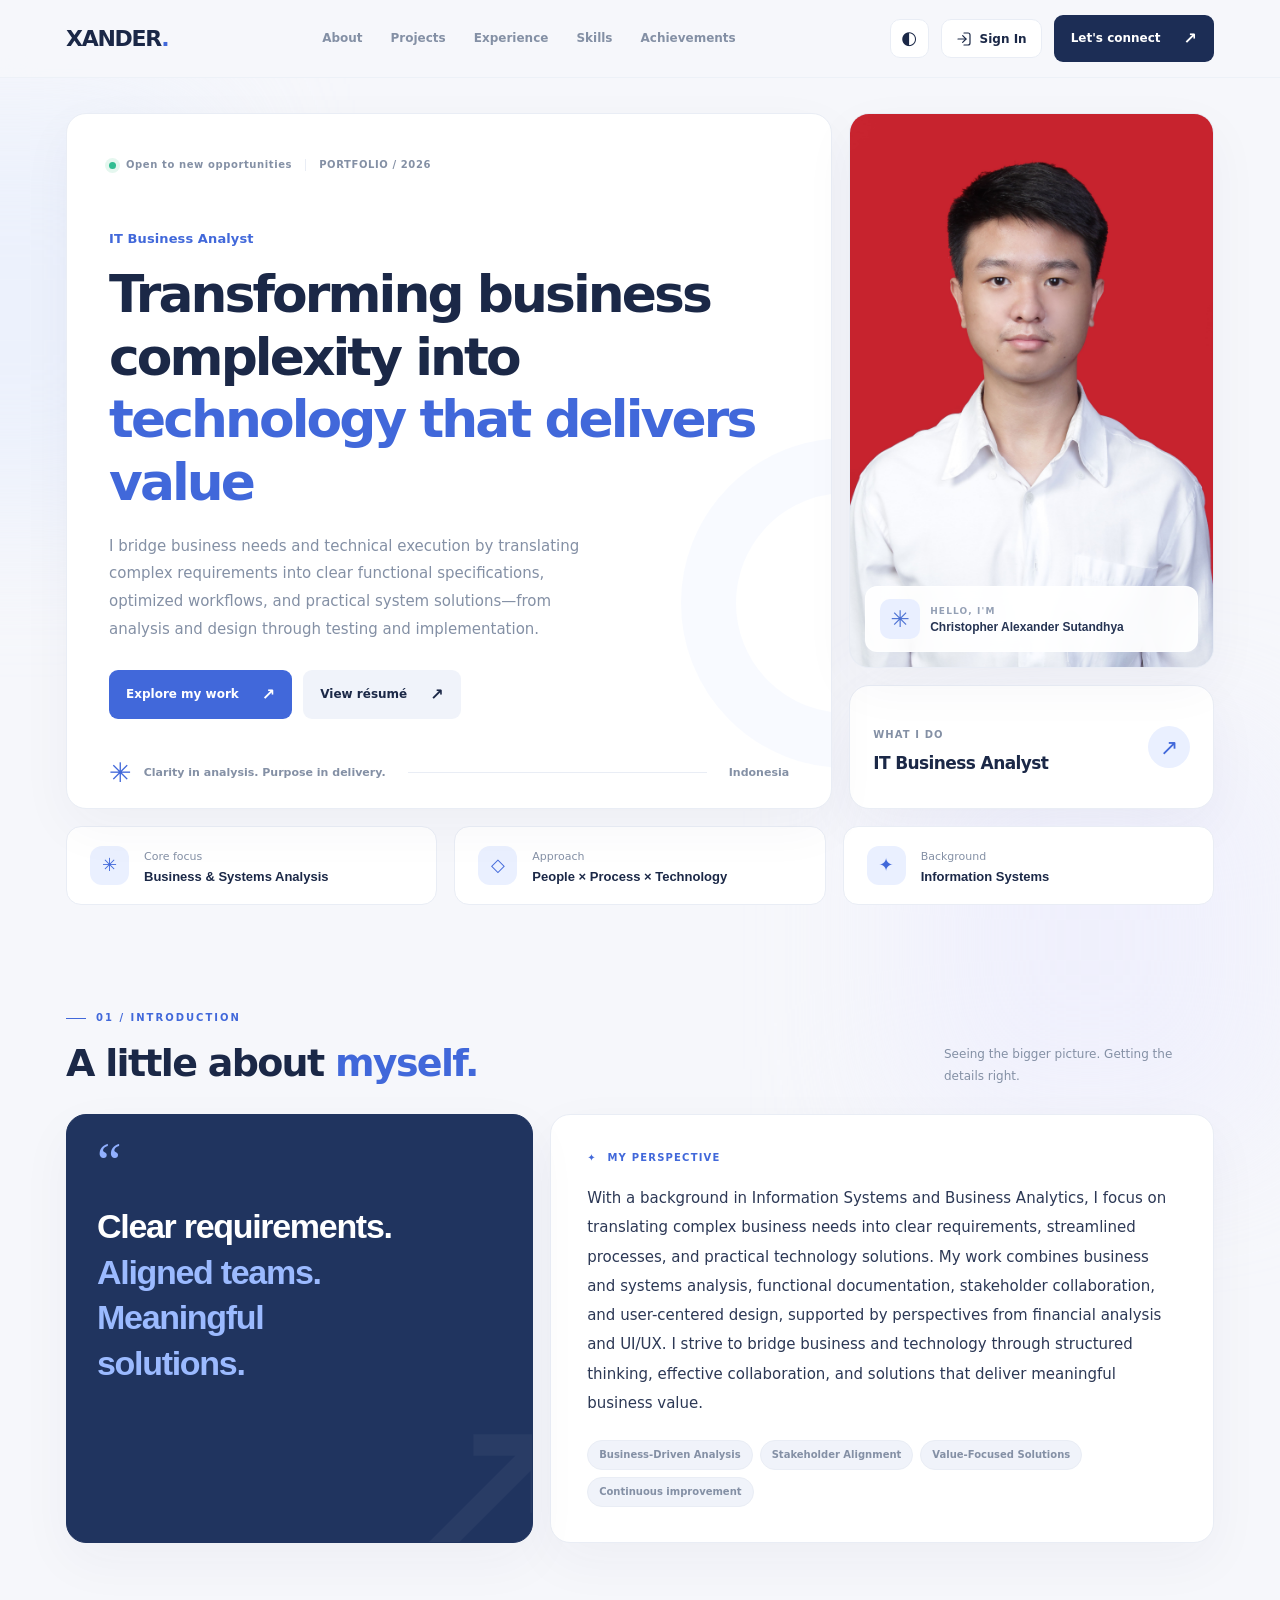
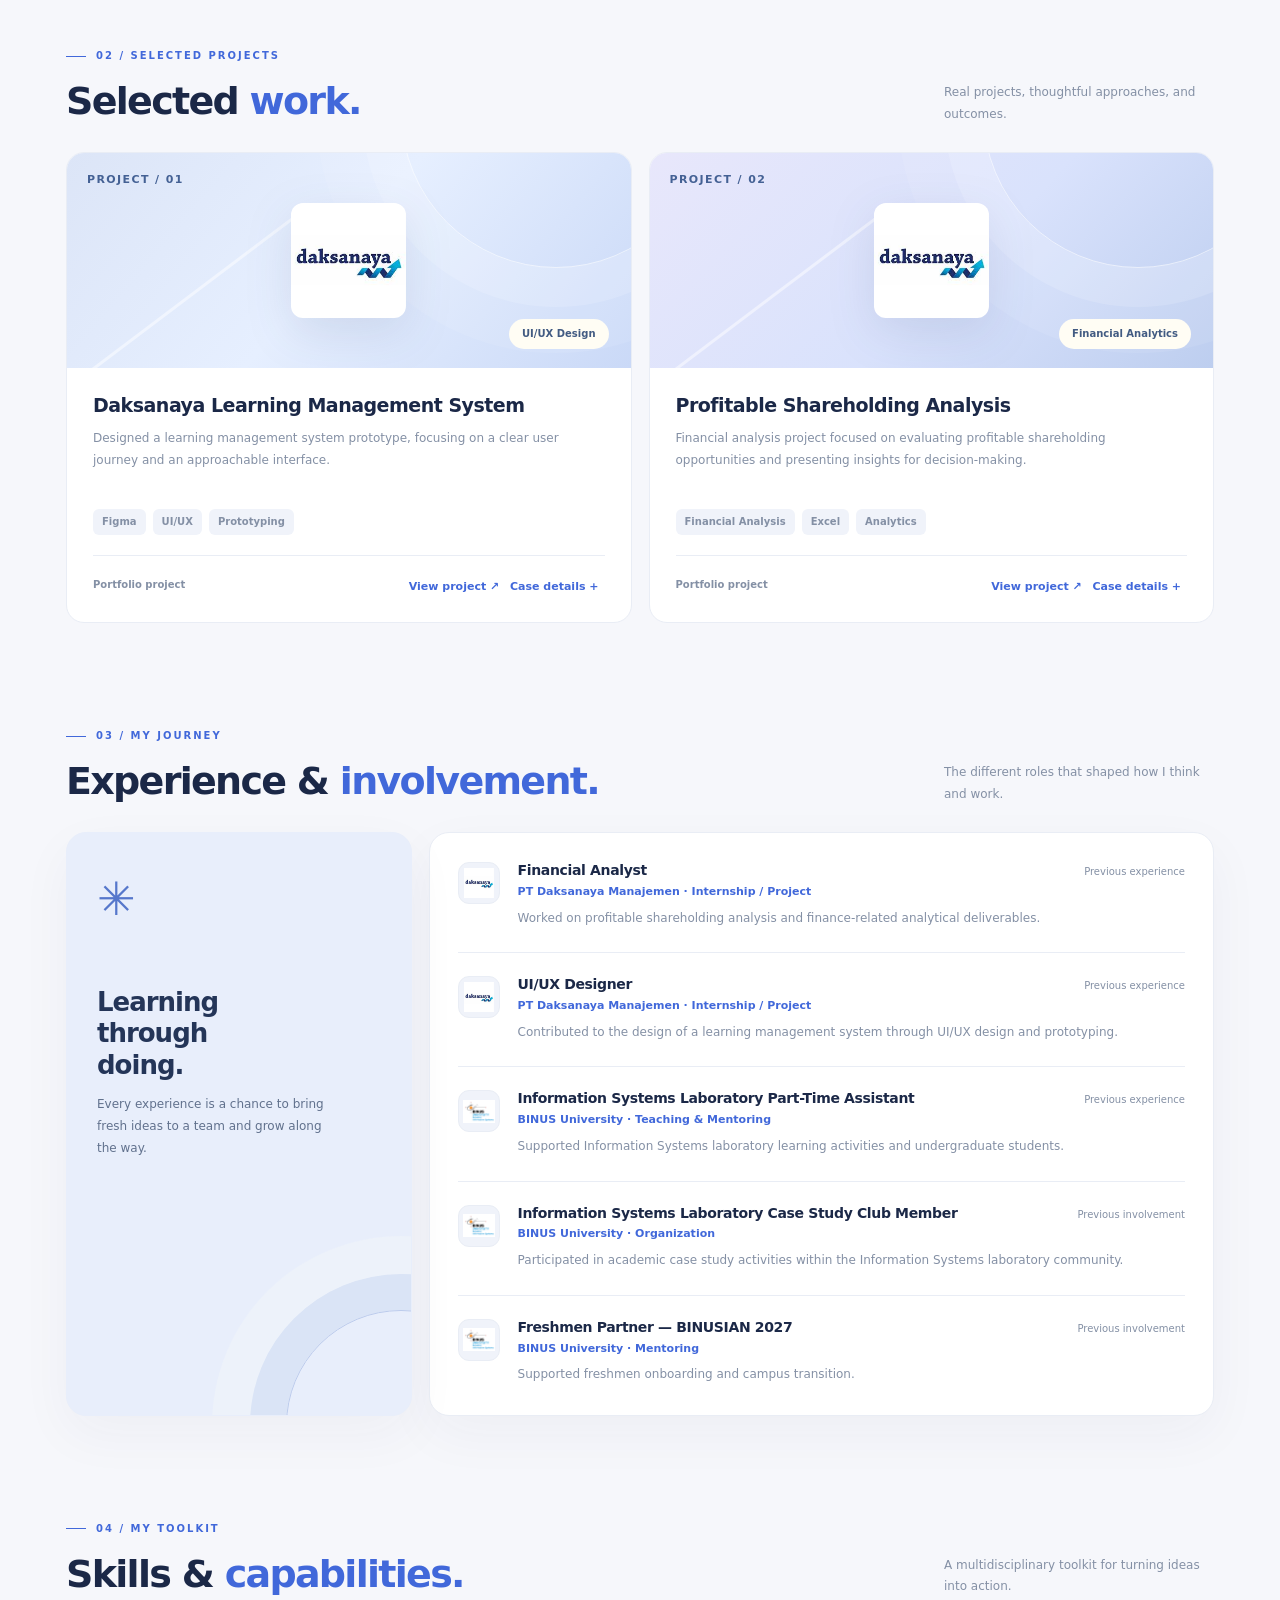
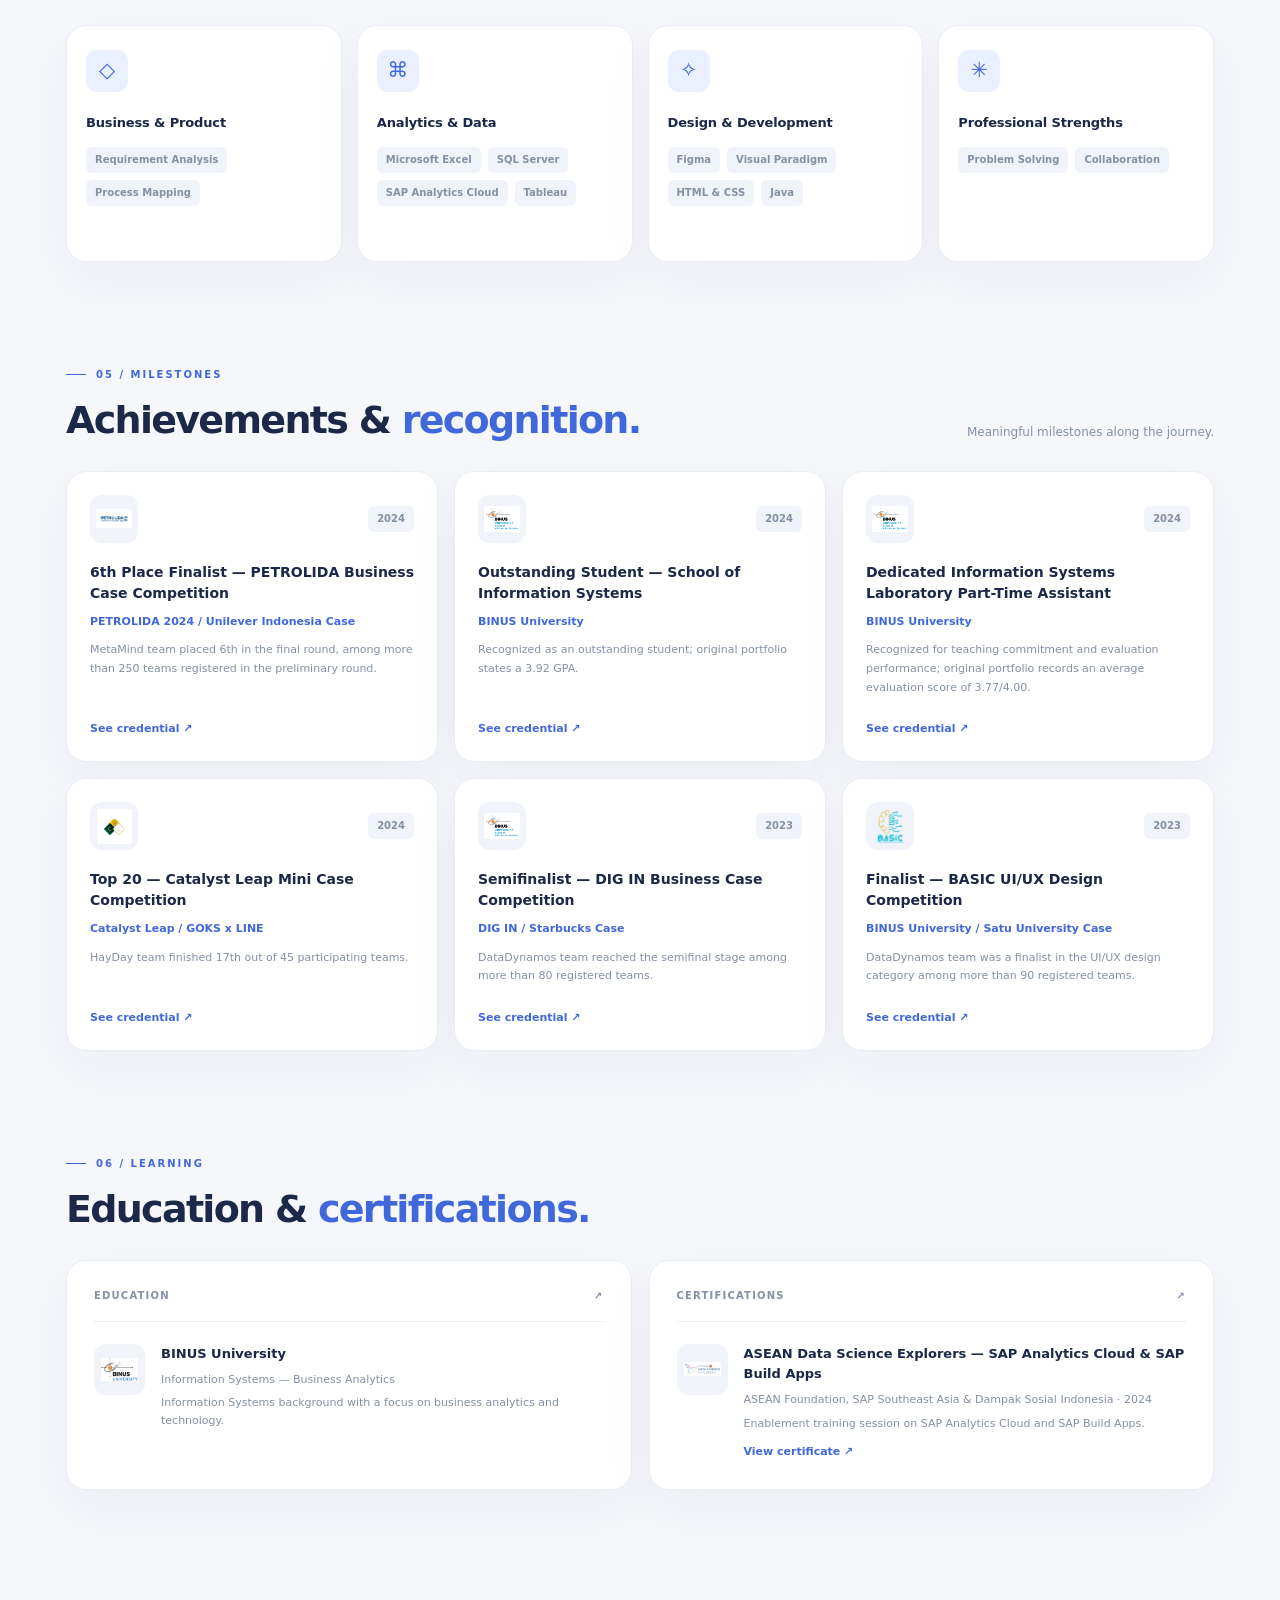
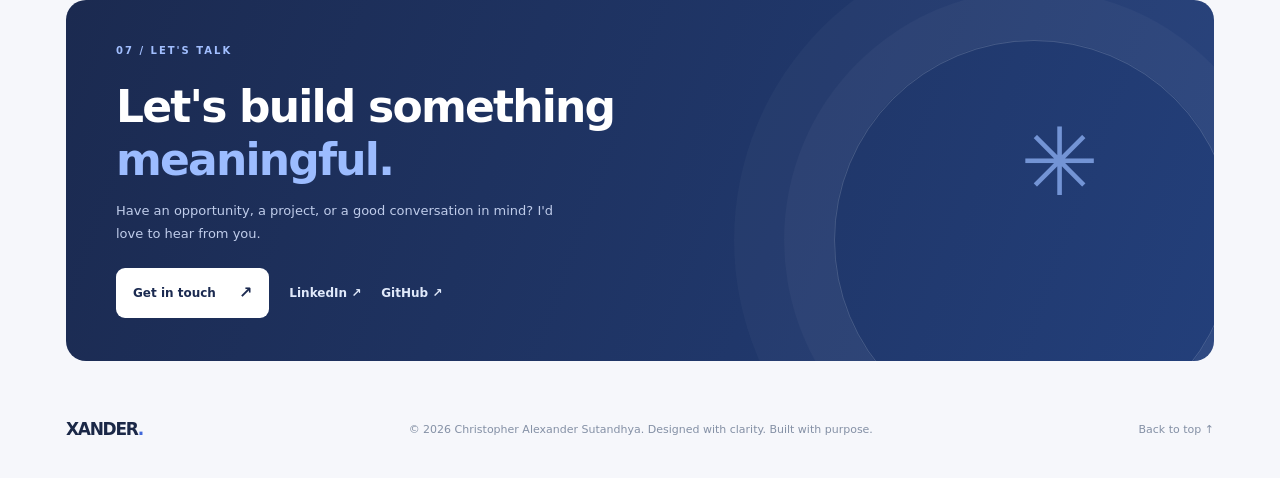
<file: index.html>
<!doctype html>
<html lang="en">
<head>
  <meta charset="UTF-8"><meta http-equiv="Content-Security-Policy" content="default-src 'self'; script-src 'self'; style-src 'self' 'unsafe-inline' https://fonts.googleapis.com; font-src 'self' https://fonts.gstatic.com; img-src 'self' https: data: blob:; connect-src 'self' https://api.github.com; frame-src 'self'; base-uri 'self'; object-src 'none'; form-action 'self'">
  <meta name="viewport" content="width=device-width, initial-scale=1">
  <meta name="theme-color" content="#f7f8fc">
  <meta name="description" content="Portfolio — selected work, experience, and insights in business analysis and technology.">
  <title>Christopher Alexander | Portfolio</title>
  <link rel="icon" type="image/svg+xml" href="assets/favicon.svg">
  <link rel="preconnect" href="https://fonts.googleapis.com">
  <link rel="preconnect" href="https://fonts.gstatic.com" crossorigin>
  <link href="https://fonts.googleapis.com/css2?family=DM+Sans:wght@400;500;600;700&family=Manrope:wght@400;500;600;700;800&display=swap" rel="stylesheet">
  <link rel="stylesheet" href="css/site.css">
  <script src="data/portfolio-fallback.js" defer></script>
  <script src="js/site.js" defer></script>
</head>
<body>
  <a class="skip-link" href="#main">Skip to content</a>
  <div class="ambient ambient-left" aria-hidden="true"></div>
  <div class="ambient ambient-right" aria-hidden="true"></div>
  <header class="site-header">
    <div class="shell header-inner">
      <a class="brand" id="brand" href="#top" aria-label="Back to top">ALEXANDER<span class="brand-dot">.</span></a>
      <nav class="desktop-nav" aria-label="Main navigation">
        <a href="#about">About</a><a href="#work">Projects</a><a href="#experience">Experience</a><a href="#skills">Skills</a><a href="#achievements">Achievements</a>
      </nav>
      <div class="header-actions">
        <button class="theme-toggle" type="button" id="theme-toggle" title="Toggle color theme" aria-label="Toggle color theme">◐</button>
        <a class="header-sign-in" href="Sign-In.html" aria-label="Sign in to portfolio CMS">
          <svg viewBox="0 0 24 24" fill="none" stroke="currentColor" stroke-width="1.8" stroke-linecap="round" stroke-linejoin="round" aria-hidden="true" focusable="false"><path d="M10 17l5-5-5-5"/><path d="M15 12H3"/><path d="M12 3h6a3 3 0 0 1 3 3v12a3 3 0 0 1-3 3h-6"/></svg>
          <span>Sign In</span>
        </a>
        <a class="header-contact" href="#contact">Let's connect <span>↗</span></a>
        <button class="mobile-menu-btn" type="button" id="mobile-menu-btn" aria-label="Open navigation" aria-expanded="false">☰</button>
      </div>
    </div>
    <nav id="mobile-nav" class="mobile-nav shell" aria-label="Mobile navigation" hidden>
      <a href="#about">About</a><a href="#work">Projects</a><a href="#experience">Experience</a><a href="#skills">Skills</a><a href="#achievements">Achievements</a><a href="#contact">Contact</a>
    </nav>
  </header>
  <main id="main">
    <section id="top" class="shell hero-section">
      <div class="hero-grid">
        <div class="hero-main surface">
          <div class="intro-line"><span class="signal"></span><span id="availability">Open to new opportunities</span><span class="intro-line-separator"></span><span id="eyebrow">PORTFOLIO / 2026</span></div>
          <p class="hero-overline" id="hero-role">IT Business Analyst</p>
          <h1 id="hero-headline">Bridging business needs with <span>thoughtful digital solutions.</span></h1>
          <p class="hero-copy" id="hero-intro">I turn business requirements into meaningful digital experiences.</p>
          <div class="hero-buttons">
            <a class="btn btn-primary" href="#work">Explore my work <span>↗</span></a>
            <a class="btn btn-soft" id="cv-link" href="#" target="_blank" rel="noopener noreferrer">View résumé <span>↗</span></a>
          </div>
          <div class="hero-bottom"><span class="grid-mark">✳</span><span>Clarity in analysis. Purpose in delivery.</span><span class="hero-bottom-rule"></span><span id="hero-location">Indonesia</span></div>
        </div>
        <div class="hero-side">
          <div class="portrait-card surface">
            <img id="portrait" src="assets/profile.jpg" alt="Portrait of Christopher Alexander Sutandhya">
            <div class="portrait-caption"><span class="portrait-icon">✳</span><span><small>HELLO, I'M</small><strong id="portrait-name">Christopher Alexander</strong></span></div>
          </div>
          <div class="identity-card surface"><div><span class="meta-label">WHAT I DO</span><h2 id="identity-role">Business analysis<br>& digital solutions.</h2></div><span class="identity-icon">↗</span></div>
        </div>
      </div>
      <div id="highlights" class="highlights-grid"></div>
    </section>

    <section id="about" class="shell block-section section-reveal">
      <div class="section-heading section-heading-split"><div><p class="section-kicker"><span class="kicker-line"></span>01 / INTRODUCTION</p><h2>A little about <em>myself.</em></h2></div><p class="section-aside">Seeing the bigger picture. Getting the details right.</p></div>
      <div class="about-grid"><div class="about-quote surface"><span class="quote-glyph">“</span><p>Clear requirements. <span>Aligned teams. Meaningful solutions.</span></p><div class="quote-decoration">↗</div></div><div class="about-description surface"><div class="about-caption"><span class="mini-star">✦</span> MY PERSPECTIVE</div><p id="about-text"></p><div class="about-tags" id="about-tags"><span>Business-Driven Analysis</span><span>Stakeholder Alignment</span><span>Value-Focused Solutions</span><span>Continuous improvement</span></div></div></div>
    </section>

    <section id="work" class="shell block-section section-reveal">
      <div class="section-heading"><div><p class="section-kicker"><span class="kicker-line"></span>02 / SELECTED PROJECTS</p><h2>Selected <em>work.</em></h2></div><p class="section-aside">Real projects, thoughtful approaches, and outcomes.</p></div>
      <div id="projects-list" class="projects-grid"></div>
      <div id="projects-empty" class="empty-state" hidden>No published projects yet.</div>
    </section>

    <section id="experience" class="shell block-section section-reveal">
      <div class="section-heading"><div><p class="section-kicker"><span class="kicker-line"></span>03 / MY JOURNEY</p><h2>Experience & <em>involvement.</em></h2></div><p class="section-aside">The different roles that shaped how I think and work.</p></div>
      <div class="experience-grid"><div class="exp-intro surface"><div class="exp-intro-star">✳</div><h3>Learning through doing.</h3><p>Every experience is a chance to bring fresh ideas to a team and grow along the way.</p><div class="exp-intro-orbit" aria-hidden="true"></div></div><div class="timeline surface" id="experience-list"></div></div>
    </section>

    <section id="skills" class="shell block-section section-reveal"><div class="section-heading"><div><p class="section-kicker"><span class="kicker-line"></span>04 / MY TOOLKIT</p><h2>Skills & <em>capabilities.</em></h2></div><p class="section-aside">A multidisciplinary toolkit for turning ideas into action.</p></div><div id="skills-list" class="skills-grid"></div></section>

    <section id="achievements" class="shell block-section section-reveal"><div class="section-heading"><div><p class="section-kicker"><span class="kicker-line"></span>05 / MILESTONES</p><h2>Achievements & <em>recognition.</em></h2></div><p class="section-aside">Meaningful milestones along the journey.</p></div><div id="achievements-list" class="awards-grid"></div></section>

    <section id="credentials" class="shell block-section section-reveal"><div class="section-heading"><div><p class="section-kicker"><span class="kicker-line"></span>06 / LEARNING</p><h2>Education & <em>certifications.</em></h2></div></div><div class="credentials-grid"><div class="credential-panel surface"><div class="panel-top"><span>EDUCATION</span><span>↗</span></div><div id="education-list"></div></div><div class="credential-panel surface"><div class="panel-top"><span>CERTIFICATIONS</span><span>↗</span></div><div id="certifications-list"></div></div></div></section>

    <section id="contact" class="shell contact-section section-reveal"><div class="contact-panel"><div class="contact-orb" aria-hidden="true"></div><p class="section-kicker contact-kicker">07 / LET'S TALK</p><h2>Let's build something <em>meaningful.</em></h2><p>Have an opportunity, a project, or a good conversation in mind? I'd love to hear from you.</p><div class="contact-actions"><a id="email-link" class="btn btn-white" href="mailto:christalexander2004@gmail.com">Get in touch <span>↗</span></a><a id="linkedin-link" class="contact-link" hidden>LinkedIn ↗</a><a id="github-link" class="contact-link" hidden>GitHub ↗</a></div><span class="contact-corner">✳</span></div></section>
  </main>
  <footer class="shell footer"><a class="brand footer-brand" href="#top" id="footer-brand">ALEXANDER<span class="brand-dot">.</span></a><span id="footer-copy">© 2026 Christopher Alexander. Designed with clarity. Built with purpose.</span><a id="admin-link" href="Sign-In.html" hidden>Admin</a><a href="#top">Back to top ↑</a></footer>
  <div id="site-error" role="alert" class="load-error" hidden>Portfolio data could not be loaded. Check that data/portfolio.json and data/portfolio-fallback.js exist and are valid.</div>
</body>
</html>
</file>
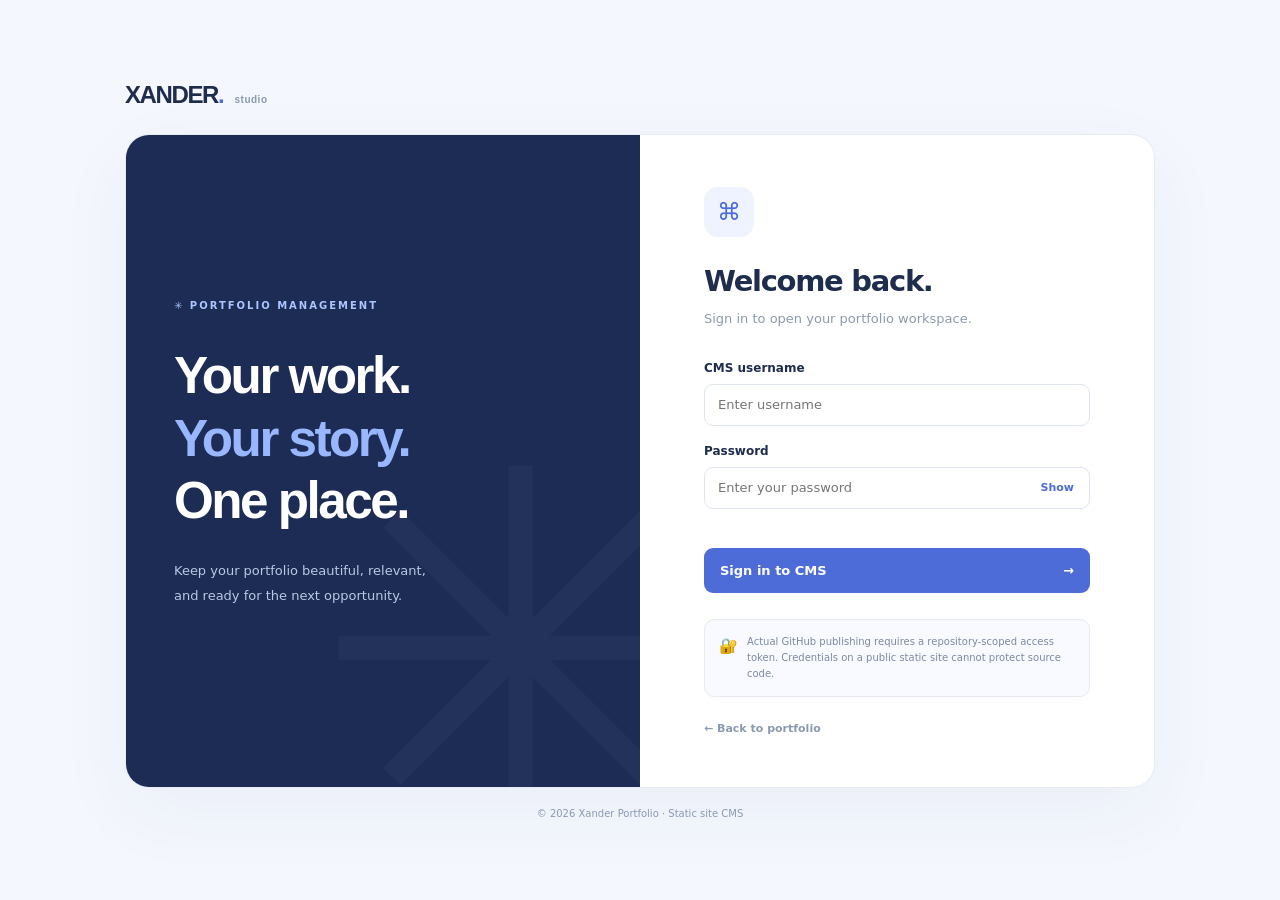
<file: admin.html>
<!doctype html><html lang="en"><head><meta charset="UTF-8"><meta http-equiv="Content-Security-Policy" content="default-src 'self'; script-src 'self'; style-src 'self' 'unsafe-inline' https://fonts.googleapis.com; font-src 'self' https://fonts.gstatic.com; img-src 'self' https: data: blob:; connect-src 'self' https://api.github.com; frame-src 'self'; base-uri 'self'; object-src 'none'; form-action 'self'"><meta name="viewport" content="width=device-width, initial-scale=1"><meta name="robots" content="noindex,nofollow"><title>Portfolio Studio | Xander CMS</title><link rel="icon" href="assets/favicon.svg" type="image/svg+xml"><link rel="preconnect" href="https://fonts.googleapis.com"><link rel="preconnect" href="https://fonts.gstatic.com" crossorigin><link href="https://fonts.googleapis.com/css2?family=DM+Sans:wght@400;500;600;700&family=Manrope:wght@400;500;600;700;800&display=swap" rel="stylesheet"><link rel="stylesheet" href="css/admin.css"><script src="js/gate.js"></script><script src="data/portfolio-fallback.js" defer></script><script src="js/admin.js" defer></script></head><body class="admin-body"><div class="cms-layout">
<aside class="sidebar" id="sidebar"><a class="cms-logo" href="index.html">XANDER<span>.</span><small>CMS</small></a><div class="sidebar-subtitle">WORKSPACE</div><nav id="sidebar-nav" aria-label="CMS sections"><button data-section="dashboard" class="nav-item active">◫ <span>Dashboard</span></button><div class="sidebar-subtitle second">CONTENT</div><button data-section="profile" class="nav-item">◉ <span>Profile & About</span></button><button data-section="projects" class="nav-item">▣ <span>Projects</span></button><button data-section="experiences" class="nav-item">▥ <span>Experience</span></button><button data-section="skills" class="nav-item">✳ <span>Skills</span></button><button data-section="achievements" class="nav-item">◇ <span>Achievements</span></button><button data-section="certifications" class="nav-item">✦ <span>Certifications</span></button><button data-section="education" class="nav-item">▤ <span>Education</span></button><div class="sidebar-subtitle second">SETTINGS</div><button data-section="appearance" class="nav-item">◐ <span>Appearance & SEO</span></button><button data-section="socials" class="nav-item">↗ <span>Social & Contact</span></button><button data-section="media" class="nav-item">▧ <span>Media Library</span></button><button data-section="publish" class="nav-item">⬆ <span>GitHub & Publish</span></button></nav><div class="sidebar-bottom"><div class="admin-bubble">XA</div><div><strong>Portfolio Owner</strong><small>Administrator</small></div><button type="button" id="logout-button" title="Sign out" aria-label="Sign out">⇥</button></div></aside>
<div class="workspace"><header class="cms-topbar"><button type="button" class="sidebar-trigger" id="sidebar-trigger" aria-label="Toggle sidebar">☰</button><div class="crumb">Workspace <span>/</span> <strong id="breadcrumb">Dashboard</strong></div><div class="top-actions"><span class="draft-pill" id="draft-status">● Draft ready</span><button class="small-button" id="preview-button">◉ Preview</button><button class="small-button primary" id="top-publish">↑ Publish</button></div></header><main class="cms-main"><div class="cms-section-heading"><div><div class="cms-kicker" id="section-kicker">OVERVIEW</div><h1 id="section-title">Portfolio dashboard</h1><p id="section-description">Manage your digital presence from one workspace.</p></div><div id="section-action"></div></div><div id="cms-content" aria-live="polite"></div></main><footer class="cms-footer">Xander Portfolio Studio <span>·</span> JSON-powered content management <a href="index.html" target="_blank" rel="noopener noreferrer">View website ↗</a></footer></div></div>
<div class="toast" id="toast" role="status" aria-live="polite" hidden></div>
<div class="preview-overlay" id="preview-overlay" hidden><div class="preview-panel"><div class="preview-top"><div><strong>Live portfolio preview</strong><span>Unpublished changes are visible here only</span></div><div><button id="refresh-preview" class="small-button">↻ Refresh</button> <button id="close-preview" class="small-button">✕ Close</button></div></div><iframe id="preview-frame" title="Website live preview" src="index.html"></iframe></div></div>
<input type="file" id="import-json-input" accept=".json,application/json" hidden>
</body></html>
</file>
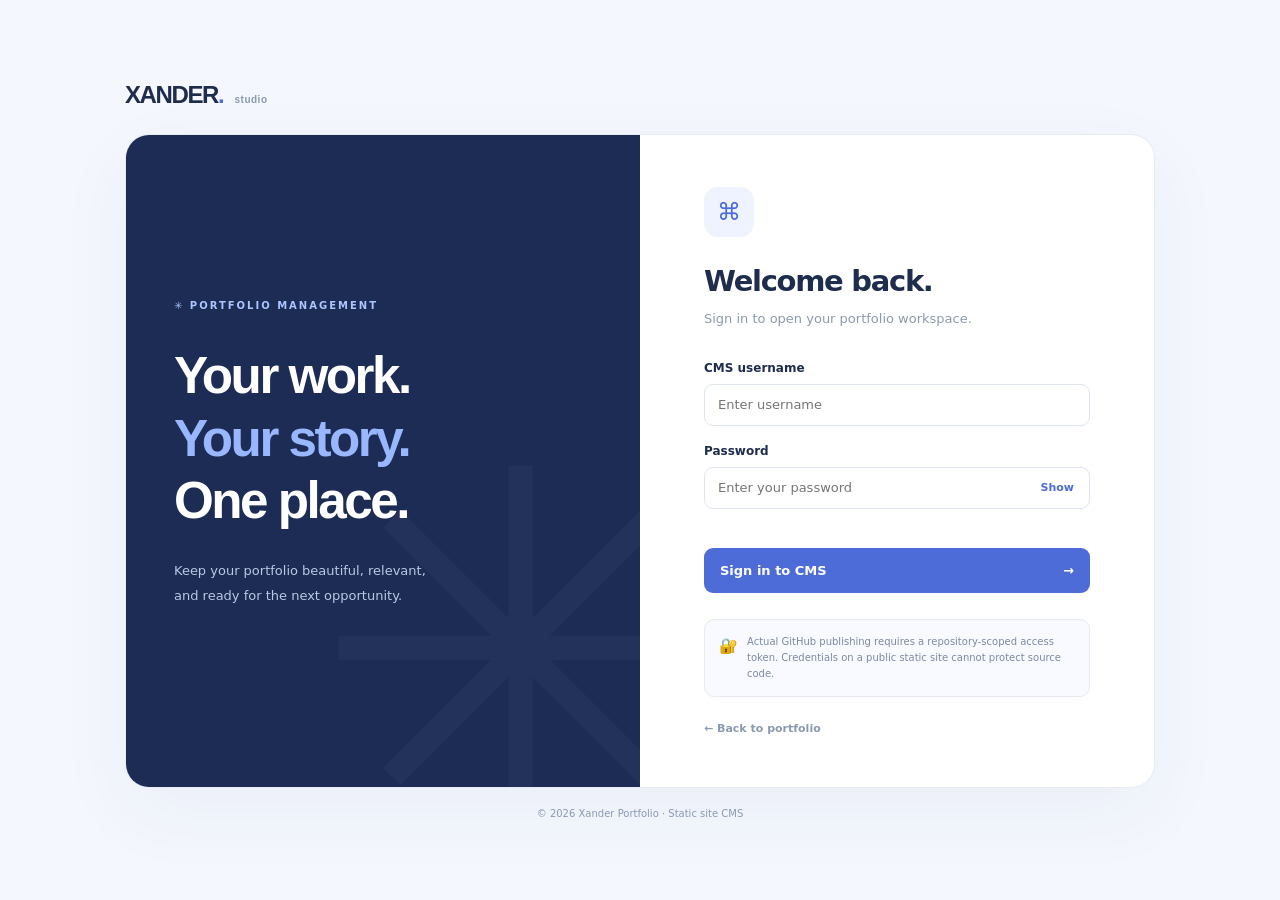
<file: Sign-In.html>
<!doctype html><html lang="en"><head><meta charset="UTF-8"><meta http-equiv="Content-Security-Policy" content="default-src 'self'; script-src 'self'; style-src 'self' 'unsafe-inline' https://fonts.googleapis.com; font-src 'self' https://fonts.gstatic.com; img-src 'self' https: data: blob:; connect-src 'self' https://api.github.com; frame-src 'self'; base-uri 'self'; object-src 'none'; form-action 'self'"><meta name="viewport" content="width=device-width, initial-scale=1"><meta name="robots" content="noindex,nofollow"><title>CMS Sign In | Xander Portfolio</title><link rel="icon" href="assets/favicon.svg" type="image/svg+xml"><link rel="preconnect" href="https://fonts.googleapis.com"><link rel="preconnect" href="https://fonts.gstatic.com" crossorigin><link href="https://fonts.googleapis.com/css2?family=DM+Sans:wght@400;500;600;700&family=Manrope:wght@400;500;600;700;800&display=swap" rel="stylesheet"><link rel="stylesheet" href="css/admin.css"><script src="js/auth-config.js" defer></script><script src="js/login.js" defer></script></head>
<body class="login-body"><div class="login-shell"><a href="index.html" class="login-brand">XANDER<span>.</span> <small>studio</small></a><div class="login-grid"><div class="login-visual"><span class="login-feature">✳ PORTFOLIO MANAGEMENT</span><div class="login-big">Your work.<br><em>Your story.</em><br>One place.</div><p>Keep your portfolio beautiful, relevant, and ready for the next opportunity.</p><div class="login-shape" aria-hidden="true">✳</div></div><div class="login-form-panel"><div class="login-avatar">⌘</div><h1>Welcome back.</h1><p>Sign in to open your portfolio workspace.</p><form id="login-form" novalidate><label for="username">CMS username</label><input type="text" id="username" autocomplete="username" autocapitalize="none" spellcheck="false" required placeholder="Enter username"><label for="password">Password</label><div class="password-wrap"><input type="password" id="password" autocomplete="current-password" required placeholder="Enter your password"><button type="button" id="reveal-password" aria-label="Show password">Show</button></div><p class="form-error" id="login-error" role="alert" aria-live="polite"></p><button type="submit" class="primary-action" id="login-button">Sign in to CMS <span>→</span></button></form><div class="login-helper"><span>🔐</span> Actual GitHub publishing requires a repository-scoped access token. Credentials on a public static site cannot protect source code.</div><a class="back-link" href="index.html">← Back to portfolio</a></div></div><div class="login-bottom">© <span id="login-year"></span> Xander Portfolio · Static site CMS</div></div></body></html>
</file>
<file: css/site.css>
:root{--bg:#f6f7fb;--surface:#fff;--ink:#1b2847;--text:#2c3855;--muted:#8490a5;--line:#e9edf5;--blue:#4168da;--blue-2:#688fea;--pale:#eaf0ff;--shade:#f0f3fa;--shadow:0 18px 54px rgba(36,52,88,.045);color-scheme:light;scroll-behavior:smooth}
:root[data-theme=dark]{--bg:#101629;--surface:#19223a;--ink:#edf3ff;--text:#ccd5e8;--muted:#9ba9c4;--line:#2c3651;--blue:#8aa9ff;--blue-2:#7595fa;--pale:#273556;--shade:#222e4b;--shadow:0 18px 54px rgba(0,0,0,.12);color-scheme:dark}
:root[data-accent=violet]{--blue:#8260d5;--blue-2:#a68df0;--pale:#f0eafe}
:root[data-accent=teal]{--blue:#159c98;--blue-2:#41b7b0;--pale:#e5f7f5}
*,*:before,*:after{box-sizing:border-box}html{overflow-x:clip}body{margin:0;min-width:320px;background:var(--bg);color:var(--text);font-family:'DM Sans',system-ui,sans-serif;font-size:15px;line-height:1.6;-webkit-font-smoothing:antialiased}h1,h2,h3,h4,p{margin-top:0}h1,h2,h3,h4,.brand{font-family:Manrope,system-ui,sans-serif}h1,h2,h3{color:var(--ink);line-height:1.21}a{color:inherit;text-decoration:none}button{font:inherit;cursor:pointer}img{display:block;max-width:100%}.shell{max-width:1192px;margin-inline:auto;padding-inline:22px}.surface{background:var(--surface);border:1px solid var(--line);border-radius:20px;box-shadow:var(--shadow)}.skip-link{position:absolute;top:-100px;left:16px;z-index:100;background:var(--surface);padding:12px}.skip-link:focus{top:12px}.ambient{position:absolute;z-index:-1;pointer-events:none;filter:blur(75px);opacity:.44}.ambient-left{width:420px;height:420px;top:100px;left:-210px;background:#e0eafe}.ambient-right{width:380px;height:400px;right:0;top:740px;background:#e8e8ff}body{overflow-x:hidden}.site-header{position:sticky;top:0;z-index:30;background:color-mix(in srgb,var(--bg) 86%,transparent);backdrop-filter:blur(18px);border-bottom:1px solid color-mix(in srgb,var(--line) 65%,transparent)}.header-inner{height:77px;display:flex;align-items:center;justify-content:space-between;gap:24px}.brand{font-size:22px;font-weight:800;letter-spacing:-1.3px;color:var(--ink)}.brand-dot{color:var(--blue)}.desktop-nav{display:flex;align-items:center;gap:28px}.desktop-nav a{font-size:12px;font-weight:700;color:var(--muted);transition:color .2s}.desktop-nav a:hover,.desktop-nav a:focus-visible{color:var(--blue)}.header-actions{display:flex;gap:12px;align-items:center}.header-contact,.btn{border:0;display:inline-flex;align-items:center;justify-content:center;gap:23px;font-weight:800;transition:transform .2s,background .2s,color .2s}.header-contact{padding:11px 17px;font-size:12px;border-radius:9px;color:#fff;background:#1c2d55}.header-contact:hover,.btn:hover{transform:translateY(-2px)}.header-contact span{font-size:16px}.theme-toggle,.mobile-menu-btn{height:39px;width:39px;border:1px solid var(--line);border-radius:10px;background:var(--surface);color:var(--ink);font-size:18px}.mobile-menu-btn{display:none}.mobile-nav{display:flex;gap:15px;flex-direction:column;padding-block:14px 20px}.mobile-nav[hidden]{display:none}.mobile-nav a{padding:8px 4px;font-weight:700;font-size:13px}
.hero-section{padding-top:35px}.hero-grid{display:grid;grid-template-columns:minmax(0,1.68fr) minmax(275px,.8fr);gap:17px}.hero-main{padding:43px 42px 22px;min-height:527px;display:flex;flex-direction:column;position:relative;overflow:hidden}.hero-main:after{content:'';position:absolute;width:330px;height:330px;right:-180px;bottom:40px;border:55px solid var(--pale);border-radius:50%;pointer-events:none;opacity:.32}.intro-line{display:flex;align-items:center;gap:10px;font-size:10px;letter-spacing:.6px;font-weight:800;color:var(--muted);position:relative;z-index:1}.signal{height:7px;width:7px;border-radius:50%;background:#31bd92;box-shadow:0 0 0 4px #e5f7ef}.intro-line-separator{height:12px;width:1px;background:var(--line);margin-inline:3px}.hero-overline{color:var(--blue);font-size:13px;font-weight:800;margin:56px 0 13px;letter-spacing:.1px}.hero-main h1{font-size:clamp(35px,4.05vw,55px);font-weight:800;letter-spacing:-2.9px;max-width:670px;margin-bottom:19px;position:relative;z-index:1}.hero-main h1 span{color:var(--blue)}.hero-copy{max-width:492px;color:var(--muted);line-height:1.85;font-size:15px;margin-bottom:26px;position:relative;z-index:1}.hero-buttons{display:flex;align-items:center;flex-wrap:wrap;gap:11px;position:relative;z-index:1}.btn{border-radius:9px;font-size:12px;padding:12px 17px;min-height:44px}.btn-primary{background:var(--blue);color:#fff}.btn-soft{background:var(--shade);color:var(--ink)}.btn span{font-size:16px}.hero-bottom{display:flex;gap:12px;align-items:center;color:var(--muted);font-size:11px;font-weight:700;margin-top:auto;padding-top:40px;position:relative;z-index:1}.grid-mark{color:var(--blue);font-size:27px;line-height:1}.hero-bottom-rule{height:1px;flex:1;background:var(--line);margin:0 10px}.hero-side{display:grid;grid-template-rows:minmax(0,1fr) 124px;gap:17px;min-width:0}.portrait-card{min-height:380px;overflow:hidden;position:relative;background:#e3e9f3}.portrait-card>img{height:100%;width:100%;object-fit:cover;object-position:center 22%;filter:none}.portrait-caption{position:absolute;bottom:15px;left:15px;right:15px;display:flex;align-items:center;gap:10px;padding:12px 14px;border:1px solid #ffffff70;background:#ffffffed;backdrop-filter:blur(8px);border-radius:12px;color:#263453}.portrait-caption .portrait-icon{display:grid;place-items:center;background:#e9efff;color:#4a70d3;border-radius:10px;height:40px;width:40px;font-size:23px}.portrait-caption small{display:block;letter-spacing:1.15px;font-weight:800;font-size:9px;color:#94a0b5}.portrait-caption strong{display:block;font:800 12px Manrope,sans-serif;margin-top:2px}.identity-card{padding:20px 23px;display:flex;align-items:center;justify-content:space-between;gap:12px;overflow:hidden}.meta-label{letter-spacing:1.1px;color:var(--muted);font-size:10px;font-weight:800}.identity-card h2{font-size:17px;letter-spacing:-.6px;margin:8px 0 0}.identity-icon{background:var(--pale);color:var(--blue);height:42px;width:42px;flex-shrink:0;display:grid;place-items:center;border-radius:50%;font-size:22px}.highlights-grid{margin-top:17px;display:grid;grid-template-columns:repeat(3,minmax(0,1fr));gap:17px}.highlight-card{background:var(--surface);border:1px solid var(--line);border-radius:15px;padding:19px 23px;display:flex;gap:15px;align-items:center}.highlight-symbol{font-size:18px;color:var(--blue);display:grid;place-items:center;height:39px;width:39px;flex-shrink:0;border-radius:12px;background:var(--pale)}.highlight-card .label{display:block;color:var(--muted);font-size:11px}.highlight-card strong{display:block;color:var(--ink);font:800 13px Manrope,sans-serif;margin-top:3px}
.block-section{padding-top:105px}.section-heading{display:flex;align-items:end;justify-content:space-between;gap:25px;margin-bottom:27px}.section-kicker{font-weight:800;letter-spacing:2px;font-size:10px;color:var(--blue);display:flex;gap:10px;align-items:center;margin-bottom:15px}.kicker-line{height:1px;width:20px;background:var(--blue)}.section-heading h2{font-weight:800;font-size:clamp(26px,3vw,38px);letter-spacing:-1.7px;margin:0}.section-heading h2 em{color:var(--blue);font-style:normal}.section-aside{font-size:12px;line-height:1.8;max-width:270px;color:var(--muted);margin:0}.about-grid{display:grid;grid-template-columns:.95fr 1.35fr;gap:17px}.about-quote{min-height:265px;background:#20345f;border-color:#20345f;color:white;padding:30px;position:relative;overflow:hidden}.quote-glyph{color:#91b0ff;font-size:55px;font-family:Georgia,serif;line-height:.65}.about-quote p{color:white;font:800 clamp(23px,2.8vw,34px)/1.34 Manrope,sans-serif;letter-spacing:-1.3px;max-width:320px;margin-top:16px;position:relative;z-index:1}.about-quote p span{color:#9bbaff}.quote-decoration{position:absolute;right:-55px;bottom:-85px;font-size:260px;color:#ffffff0a;line-height:1}.about-description{padding:35px 36px;display:flex;flex-direction:column;justify-content:space-between}.about-caption{font-weight:800;color:var(--blue);letter-spacing:1.2px;font-size:10px}.mini-star{margin-right:6px}.about-description>p{font-size:15px;line-height:1.95;color:var(--text);margin:18px 0 22px}.about-tags{display:flex;flex-wrap:wrap;gap:7px}.about-tags span{border:1px solid var(--line);background:var(--shade);border-radius:50px;padding:6px 11px;font-size:10px;font-weight:700;color:var(--muted)}.projects-grid{display:grid;grid-template-columns:repeat(2,minmax(0,1fr));gap:17px}.project-card{background:var(--surface);border:1px solid var(--line);border-radius:18px;overflow:hidden;transition:transform .2s,box-shadow .2s}.project-card:hover{transform:translateY(-4px);box-shadow:0 18px 36px #27385b12}.project-visual{height:215px;background:linear-gradient(130deg,#dce5f7,#e6efff 48%,#cad9f7);padding:27px;display:flex;align-items:center;justify-content:center;position:relative;overflow:hidden}.project-visual:before{content:'';height:310px;width:310px;border:1px solid #fff9;border-radius:50%;position:absolute;top:-195px;right:-80px;box-shadow:0 0 0 39px #ffffff23,0 0 0 85px #ffffff13}.project-visual:after{content:'';position:absolute;width:60%;height:3px;background:#ffffff79;transform:rotate(-37deg);bottom:25%;left:-12%}.project-visual.alt{background:linear-gradient(135deg,#e8e7fb,#d9e2fc 55%,#bdceef)}.project-visual img{max-height:115px;max-width:160px;object-fit:contain;position:relative;z-index:1;border-radius:12px;filter:drop-shadow(0 14px 23px #203a611c)}.project-num{position:absolute;top:18px;left:20px;font-size:11px;font-weight:800;color:#446194;letter-spacing:1.4px}.project-type{position:absolute;bottom:19px;right:22px;border-radius:30px;padding:7px 13px;background:#fffdf4;color:#425b82;font-size:10px;font-weight:800}.project-body{padding:26px 26px 25px}.project-body h3{font-size:19px;letter-spacing:-.5px;margin-bottom:10px}.project-body p{color:var(--muted);font-size:12px;line-height:1.85;min-height:63px;margin-bottom:19px}.project-tags{display:flex;flex-wrap:wrap;gap:7px;margin-bottom:20px}.project-tags span{background:var(--shade);padding:5px 9px;border-radius:6px;font-size:10px;color:var(--muted);font-weight:800}.project-bottom{display:flex;align-items:center;justify-content:space-between;padding-top:17px;border-top:1px solid var(--line)}.project-bottom .muted{font-size:10px;color:var(--muted);font-weight:700}.project-bottom a,.project-bottom button{color:var(--blue);font-size:11px;font-weight:800;border:none;background:none}.project-card .case-details{font-size:12px;color:var(--text);background:var(--shade);border-radius:10px;padding:14px;margin:12px 0}.case-details p{margin:4px 0 12px;min-height:0}.empty-state{border:1px dashed var(--line);border-radius:12px;color:var(--muted);padding:40px;text-align:center}.experience-grid{display:grid;grid-template-columns:.55fr 1.25fr;gap:17px}.exp-intro{background:#e8eefb;border-color:#e8eefb;padding:30px;position:relative;min-height:360px;overflow:hidden}.exp-intro-star{font-size:46px;color:#5677cb;margin-bottom:50px}.exp-intro h3{font-size:26px;letter-spacing:-1px;max-width:200px;margin-bottom:12px;color:#243558}.exp-intro p{font-size:12px;line-height:1.85;color:#61718d;max-width:230px;position:relative;z-index:1}.exp-intro-orbit{position:absolute;height:230px;width:230px;border:1px solid #bccbec;border-radius:50%;bottom:-125px;right:-105px;box-shadow:0 0 0 36px #dae4f6,0 0 0 74px #edf2fa}.timeline{padding:6px 28px}.timeline-item{display:flex;gap:18px;padding:23px 0;position:relative}.timeline-item+.timeline-item{border-top:1px solid var(--line)}.timeline-logo{width:42px;height:42px;flex:none;border:1px solid var(--line);border-radius:11px;background:var(--shade);display:grid;place-items:center;overflow:hidden}.timeline-logo img{max-width:32px;max-height:30px;object-fit:contain}.timeline-content{flex:1}.timeline-top{display:flex;justify-content:space-between;align-items:baseline;gap:10px}.timeline-top h3{font-size:14px;letter-spacing:-.35px;margin-bottom:4px}.timeline-period{font-size:10px;color:var(--muted);white-space:nowrap}.timeline-company{color:var(--blue);font-size:11px;font-weight:800;margin:0 0 7px}.timeline-content>p:last-child{color:var(--muted);font-size:12px;line-height:1.8;margin:0}.skills-grid{display:grid;grid-template-columns:repeat(4,minmax(0,1fr));gap:15px}.skill-group{padding:24px 19px;min-height:237px}.skill-group-icon{color:var(--blue);background:var(--pale);height:42px;width:42px;display:grid;place-items:center;border-radius:11px;font-size:21px;margin-bottom:23px}.skill-group h3{font-size:13px;letter-spacing:-.15px;margin-bottom:17px}.skill-chips{display:flex;flex-wrap:wrap;gap:7px}.skill-chips span{color:var(--muted);font-size:10px;background:var(--shade);padding:5px 9px;border-radius:6px;font-weight:700}.awards-grid{display:grid;grid-template-columns:repeat(3,minmax(0,1fr));gap:16px}.award-card{padding:23px;min-height:255px;display:flex;flex-direction:column}.award-top{display:flex;justify-content:space-between;align-items:center}.award-logo{width:48px;height:48px;display:grid;place-items:center;border-radius:12px;background:var(--shade);overflow:hidden}.award-logo img{max-width:36px;max-height:35px;object-fit:contain}.award-year{font-size:10px;background:var(--shade);padding:5px 9px;border-radius:6px;color:var(--muted);font-weight:800}.award-card h3{font-size:14px;line-height:1.5;margin:19px 0 9px}.award-card p{font-size:11px;color:var(--muted);line-height:1.7;margin-bottom:10px}.award-issuer{color:var(--blue)!important;font-weight:700}.award-card a{color:var(--blue);font-size:11px;font-weight:800;margin-top:auto;padding-top:13px}.credentials-grid{display:grid;grid-template-columns:1fr 1fr;gap:17px}.credential-panel{padding:27px;min-height:215px}.panel-top{display:flex;justify-content:space-between;border-bottom:1px solid var(--line);padding-bottom:17px;color:var(--muted);font-size:10px;letter-spacing:1.2px;font-weight:800}.credential{display:flex;gap:16px;padding:22px 0 0}.credential-icon{width:51px;height:51px;background:var(--shade);border-radius:12px;display:grid;place-items:center;flex-shrink:0}.credential-icon img{max-width:37px;max-height:37px;object-fit:contain}.credential h3{font-size:13px;line-height:1.55;margin-bottom:7px}.credential p{color:var(--muted);font-size:11px;line-height:1.6;margin-bottom:6px}.credential a{font-size:11px;color:var(--blue);font-weight:800}.contact-section{padding-top:110px;padding-bottom:55px}.contact-panel{min-height:310px;position:relative;overflow:hidden;background:linear-gradient(110deg,#1b2a50,#233f7a);border-radius:20px;padding:43px 50px;color:#fff}.contact-kicker{color:#a2bfff}.contact-panel h2{color:#fff;font-size:clamp(30px,4vw,44px);font-weight:800;letter-spacing:-1.8px;max-width:620px;position:relative;z-index:1;margin:21px 0 12px}.contact-panel h2 em{color:#9cbcff;font-style:normal}.contact-panel>p:not(.contact-kicker){font-size:13px;color:#bfccea;max-width:440px;line-height:1.8;position:relative;z-index:1}.contact-actions{display:flex;align-items:center;flex-wrap:wrap;gap:20px;margin-top:23px;position:relative;z-index:1}.btn-white{background:#fff;color:#1b2a50}.contact-link{font-size:12px;font-weight:800;color:#e0e9fa}.contact-orb{position:absolute;height:400px;width:400px;border:1px solid #ffffff2a;border-radius:50%;right:-20px;top:40px;box-shadow:0 0 0 50px #ffffff08,0 0 0 100px #ffffff07}.contact-corner{position:absolute;right:115px;top:88px;color:#96baff;font-size:94px;opacity:.7}.footer{display:flex;align-items:center;justify-content:space-between;gap:15px;padding-bottom:35px}.footer-brand{font-size:17px}.footer span:not(.brand-dot),.footer>a:not(.brand){color:var(--muted);font-size:11px}.footer>a:hover{color:var(--blue)}.load-error{position:fixed;bottom:14px;left:14px;right:14px;margin:auto;max-width:700px;z-index:55;background:#fff2ea;color:#9a3620;border:1px solid #e9b8a5;border-radius:12px;padding:16px;text-align:center}.section-reveal{opacity:1}
@media(max-width:1000px){.desktop-nav{gap:15px}.desktop-nav a{font-size:11px}.hero-grid{grid-template-columns:minmax(0,1.35fr) minmax(255px,.8fr)}.hero-main{padding:35px 30px 22px}.hero-main h1{letter-spacing:-2px}.skills-grid{grid-template-columns:repeat(2,1fr)}.awards-grid{grid-template-columns:repeat(2,1fr)}}
@media(max-width:760px){.shell{padding-inline:17px}.header-inner{height:67px}.desktop-nav,.header-contact{display:none}.mobile-menu-btn{display:block}.hero-section{padding-top:17px}.hero-grid{grid-template-columns:1fr}.hero-main{min-height:auto;padding:28px 24px 23px}.hero-main h1{font-size:clamp(34px,7.8vw,49px);letter-spacing:-1.9px}.hero-overline{margin-top:45px}.hero-bottom{padding-top:33px}.hero-side{grid-template-columns:1fr 1fr;grid-template-rows:235px}.portrait-card{min-height:0}.identity-card{padding:18px;align-items:flex-start}.identity-card h2{font-size:16px}.identity-icon{display:none}.portrait-caption{left:10px;right:10px;bottom:10px;padding:9px;gap:6px}.portrait-caption strong{font-size:10px}.portrait-caption .portrait-icon{width:30px;height:30px;font-size:15px}.highlights-grid{grid-template-columns:repeat(3,1fr);gap:9px}.highlight-card{padding:15px 10px;gap:6px;flex-direction:column;text-align:center}.highlight-card strong{font-size:11px}.highlight-card .label{font-size:9px}.highlight-symbol{height:30px;width:30px;font-size:14px}.block-section{padding-top:78px}.section-heading{align-items:start;flex-direction:column;gap:9px}.section-aside{max-width:100%}.about-grid,.experience-grid,.credentials-grid{grid-template-columns:1fr}.about-quote{min-height:210px}.about-description{padding:28px}.exp-intro{min-height:225px}.exp-intro-star{margin-bottom:13px}.exp-intro h3{max-width:none}.projects-grid{grid-template-columns:1fr}.project-visual{height:210px}.contact-panel{padding:34px 27px}.contact-corner{right:0;opacity:.22}.footer{flex-wrap:wrap}.footer span:not(.brand-dot){order:3;width:100%;text-align:center}}
@media(max-width:480px){.hero-side{grid-template-columns:1fr;grid-template-rows:315px 96px}.portrait-card>img{object-position:center 27%}.identity-card{align-items:center}.identity-icon{display:grid}.intro-line{font-size:9px;flex-wrap:wrap}.highlights-grid{grid-template-columns:1fr}.highlight-card{flex-direction:row;justify-content:flex-start;padding:13px 19px;text-align:left}.highlight-symbol{height:34px;width:34px}.awards-grid,.skills-grid{grid-template-columns:1fr}.timeline{padding-inline:16px}.timeline-item{gap:10px}.timeline-top{flex-direction:column;gap:0}.timeline-period{margin-bottom:7px}.section-heading h2{font-size:28px}.hero-buttons{align-items:stretch}.btn{padding-inline:13px}.about-quote p{font-size:25px}.contact-panel h2{font-size:31px}}
@media(prefers-reduced-motion:reduce){*,*:before,*:after{scroll-behavior:auto!important;transition:none!important}}

/* Public header: persistent CMS sign-in link (works on local file:// and GitHub Pages). */
.header-sign-in {
  display: inline-flex;
  align-items: center;
  justify-content: center;
  gap: 8px;
  min-height: 39px;
  padding: 0 14px;
  border: 1px solid var(--line);
  border-radius: 10px;
  background: var(--surface);
  color: var(--ink);
  font-size: 12px;
  font-weight: 800;
  line-height: 1;
  white-space: nowrap;
  transition: border-color .2s, color .2s, background .2s, transform .2s;
}
.header-sign-in svg { width: 16px; height: 16px; flex: none; }
.header-sign-in:hover {
  color: var(--blue);
  border-color: var(--blue);
  background: var(--pale);
  transform: translateY(-1px);
}
.header-sign-in:focus-visible { outline: 3px solid var(--blue); outline-offset: 3px; }
@media (max-width: 480px) {
  .header-inner { gap: 10px; }
  .brand { font-size: 19px; }
  .header-actions { gap: 7px; }
  .header-sign-in { padding-inline: 9px; gap: 6px; min-height: 36px; font-size: 11px; border-radius: 9px; }
  .header-sign-in svg { width: 14px; height: 14px; }
  .theme-toggle, .mobile-menu-btn { width: 35px; height: 36px; border-radius: 9px; }
}
</file>
<file: css/admin.css>
:root{--bg:#f7f9fd;--white:#fff;--navy:#1e2c4e;--slate:#596985;--muted:#8b99b0;--stroke:#e7ebf3;--accent:#4d6cd8;--pale:#eff3ff;--danger:#d04a53;--green:#198b69;font-family:'DM Sans',system-ui,sans-serif}*{box-sizing:border-box}body{margin:0;color:var(--navy);font-size:13px;background:var(--bg);min-width:320px}a{text-decoration:none;color:inherit}button,input,textarea,select{font:inherit}button{cursor:pointer}h1,h2,h3,h4{font-family:Manrope,system-ui,sans-serif}h1,h2,h3,p{margin-top:0}button:disabled{opacity:.48;cursor:not-allowed}button:focus-visible,input:focus-visible,textarea:focus-visible,select:focus-visible{outline:3px solid #9eb6ff;outline-offset:1px}[hidden]{display:none!important}
.login-body{min-height:100vh;background:#f4f7fd;display:grid;place-items:center;padding:24px}.login-shell{width:min(1030px,100%)}.login-brand{font:800 24px Manrope,sans-serif;letter-spacing:-1.4px}.login-brand>span,.cms-logo span{color:var(--accent)}.login-brand small{color:var(--muted);font:700 10px 'DM Sans',sans-serif;letter-spacing:.5px;padding-left:6px}.login-grid{margin-top:25px;min-height:590px;display:grid;grid-template-columns:1fr 1fr;border:1px solid var(--stroke);background:#fff;border-radius:24px;overflow:hidden;box-shadow:0 24px 80px #2440750c}.login-visual{padding:53px 48px;background:#1c2c54;color:white;position:relative;overflow:hidden;display:flex;flex-direction:column;justify-content:center}.login-feature{font-size:10px;color:#abc5ff;letter-spacing:2px;font-weight:800;position:relative;z-index:1}.login-big{font:800 clamp(36px,4vw,54px)/1.22 Manrope,sans-serif;letter-spacing:-2.5px;margin:34px 0 27px;position:relative;z-index:1}.login-big em{color:#98b7ff;font-style:normal}.login-visual>p{font-size:13px;color:#bac8e4;line-height:1.9;max-width:265px;position:relative;z-index:1}.login-shape{position:absolute;right:-90px;bottom:-120px;font-size:500px;color:#c1d1ff0a;line-height:1}.login-form-panel{padding:52px clamp(27px,5vw,65px);display:flex;flex-direction:column;justify-content:center}.login-avatar{width:50px;height:50px;display:grid;place-items:center;background:var(--pale);color:var(--accent);border-radius:14px;font-size:24px;margin-bottom:27px}.login-form-panel h1{font-size:29px;letter-spacing:-1.3px;margin-bottom:9px}.login-form-panel>p{color:var(--muted);line-height:1.8;margin-bottom:30px}.login-form-panel form{display:flex;flex-direction:column}.login-form-panel label,.field label{display:block;font-weight:800;color:var(--navy);font-size:12px;margin-bottom:9px}.login-form-panel input,.field input,.field textarea,.field select,.github-form input{background:#fff;width:100%;border:1px solid #dfe5ee;border-radius:9px;min-height:42px;padding:11px 13px;outline:0;color:var(--navy);transition:border .2s}.login-form-panel input:focus,.field input:focus,.field textarea:focus,.field select:focus,.github-form input:focus{border-color:#7c99e9;box-shadow:0 0 0 3px #dce6ff}.login-form-panel form>input{margin-bottom:18px}.password-wrap{position:relative}.password-wrap input{padding-right:72px}.password-wrap button{border:0;background:none;position:absolute;right:10px;top:0;height:100%;color:var(--accent);font-size:11px;font-weight:800}.form-error{min-height:20px;font-size:11px;color:var(--danger);margin:9px 0 10px}.primary-action{min-height:45px;background:var(--accent);color:white;border:0;border-radius:9px;padding:10px 16px;font-weight:800;display:flex;justify-content:space-between;align-items:center}.login-helper{border:1px solid #e7eaf1;background:#f8faff;border-radius:10px;margin-top:26px;padding:14px;line-height:1.6;font-size:10px;color:#7c89a1;display:flex;gap:9px}.login-helper span{font-size:15px}.back-link{font-size:11px;color:var(--muted);margin-top:25px;font-weight:700}.login-bottom{text-align:center;color:var(--muted);font-size:10px;padding-top:20px}
.admin-body{overflow-x:hidden}.cms-layout{display:grid;grid-template-columns:246px minmax(0,1fr);min-height:100vh}.sidebar{position:sticky;top:0;height:100vh;overflow:auto;background:#fff;border-right:1px solid var(--stroke);display:flex;flex-direction:column;padding:26px 15px 15px;z-index:40}.cms-logo{font:800 21px Manrope,sans-serif;letter-spacing:-1px;padding:0 12px;margin-bottom:38px}.cms-logo small{font-size:9px;color:var(--accent);letter-spacing:1px;background:var(--pale);padding:5px 7px;border-radius:6px;margin-left:7px}.sidebar-subtitle{padding:0 13px 12px;font-size:9px;font-weight:800;color:#a4afc0;letter-spacing:1.7px}.sidebar-subtitle.second{padding-top:28px}.sidebar nav{display:flex;flex-direction:column}.nav-item{width:100%;height:40px;display:flex;align-items:center;gap:12px;padding:0 13px;text-align:left;border:0;background:transparent;border-radius:9px;color:#73829b;font-size:17px}.nav-item span{font-size:12px;font-weight:700}.nav-item.active,.nav-item:hover{background:#ecf1ff;color:var(--accent)}.sidebar-bottom{border-top:1px solid var(--stroke);margin-top:auto;padding:18px 8px 0;display:flex;align-items:center;gap:10px}.admin-bubble{height:35px;width:35px;border-radius:12px;display:grid;place-items:center;background:#283c6d;color:#fff;font-weight:800;font-size:11px}.sidebar-bottom strong,.sidebar-bottom small{display:block;font-size:11px}.sidebar-bottom small{font-size:10px;color:var(--muted);margin-top:3px}.sidebar-bottom button{margin-left:auto;border:0;background:transparent;font-size:22px;color:var(--muted)}.workspace{min-width:0;display:flex;flex-direction:column}.cms-topbar{height:73px;background:#fff;border-bottom:1px solid var(--stroke);display:flex;align-items:center;justify-content:space-between;gap:15px;padding:0 36px;position:sticky;top:0;z-index:25}.crumb{color:#a8b2c3;font-size:11px}.crumb span{margin:0 9px;color:#c4ccda}.crumb strong{color:#42526e}.top-actions{display:flex;gap:10px;align-items:center}.draft-pill{color:#8795aa;font-size:10px;font-weight:800;margin-right:7px}.draft-pill.saved{color:var(--green)}.small-button,.action-btn{border:1px solid var(--stroke);border-radius:9px;background:#fff;color:var(--navy);font-size:11px;font-weight:800;padding:10px 14px;display:inline-flex;align-items:center;gap:7px}.small-button.primary,.action-btn.primary{background:var(--accent);color:#fff;border-color:var(--accent)}.small-button:hover,.action-btn:hover{filter:brightness(.97)}.sidebar-trigger{display:none;border:0;background:transparent;font-size:20px}.cms-main{padding:35px 36px 60px;max-width:1270px;width:100%;margin:0 auto;flex:1}.cms-kicker{color:var(--accent);font-size:10px;font-weight:800;letter-spacing:1.5px;margin-bottom:11px}.cms-section-heading{display:flex;justify-content:space-between;align-items:end;gap:15px;margin-bottom:27px}.cms-section-heading h1{font-size:28px;letter-spacing:-1.3px;margin:0 0 8px}.cms-section-heading p{color:var(--muted);font-size:12px;margin:0}.cms-footer{padding:20px 35px;border-top:1px solid var(--stroke);font-size:10px;color:var(--muted);background:#fff}.cms-footer span{padding:0 8px}.cms-footer a{float:right;color:var(--accent);font-weight:800}.stat-grid{display:grid;grid-template-columns:repeat(4,minmax(0,1fr));gap:13px;margin-bottom:23px}.stat-card,.panel,.editor-card{background:#fff;border:1px solid var(--stroke);border-radius:14px;box-shadow:0 9px 36px #23365404}.stat-card{padding:22px 20px}.stat-icon{width:37px;height:37px;display:grid;place-items:center;background:var(--pale);color:var(--accent);border-radius:10px;font-size:20px}.stat-card strong{display:block;font:800 29px Manrope,sans-serif;margin:13px 0 2px}.stat-card small{font-size:11px;color:var(--muted)}.dashboard-grid{display:grid;grid-template-columns:1.25fr .75fr;gap:18px}.panel{padding:25px}.panel h2{font-size:17px;letter-spacing:-.5px;margin-bottom:13px}.panel>p{font-size:12px;line-height:1.8;color:var(--muted)}.quick-list{display:flex;flex-direction:column;gap:10px;margin-top:20px}.quick-row{display:flex;align-items:center;justify-content:space-between;padding:14px 16px;background:#f7f9ff;border:1px solid var(--stroke);border-radius:9px}.quick-row strong{font-size:12px}.quick-row small{display:block;font-size:10px;color:var(--muted);margin-top:5px}.quick-row button{border:0;background:none;color:var(--accent);font-weight:800;font-size:11px}.notice-panel{background:#20355f;border-color:#20355f;color:#fff;overflow:hidden;position:relative}.notice-panel:after{content:'✳';position:absolute;right:-36px;bottom:-65px;font-size:270px;color:#ffffff07}.notice-panel h2{color:#fff}.notice-panel>p{color:#b5c6e8}.notice-panel .action-btn{position:relative;z-index:1}.notice-panel code{color:#fff}.hint-box{border-radius:11px;border:1px solid #dce6fb;background:#f6f9ff;padding:16px 18px;color:#546889;font-size:11px;line-height:1.8;margin-bottom:20px}.hint-box strong{color:#33466b}.hint-box.warning{background:#fff9ef;border-color:#f5e3bc;color:#866838}.editor-card{padding:23px;margin-bottom:15px}.editor-card-top{display:flex;justify-content:space-between;align-items:start;gap:15px;padding-bottom:18px}.editor-card-top strong{display:block;font-size:14px}.editor-card-top small{color:var(--muted);font-size:11px;margin-top:5px;display:block}.card-btns{display:flex;align-items:center;gap:6px;flex-wrap:wrap;justify-content:flex-end}.mini-btn{border:1px solid var(--stroke);background:#fff;color:#627492;border-radius:8px;padding:6px 10px;font-size:11px;font-weight:800}.mini-btn.danger{color:var(--danger)}.mini-btn:hover{background:#f7f9fd}.fields-grid{display:grid;grid-template-columns:repeat(2,minmax(0,1fr));gap:17px}.field.full{grid-column:1/-1}.field>label{display:block;font-size:11px;font-weight:800;color:#53627c;margin-bottom:8px}.field input,.field select{min-height:39px;padding:9px 11px;font-size:12px}.field textarea{min-height:91px;line-height:1.7;resize:vertical;font-size:12px}.field-help{font-size:10px;color:var(--muted);margin-top:6px}.field-check{display:flex;align-items:center;gap:9px;font-size:12px;font-weight:800;color:#61718d;margin-top:24px}.field-check input{width:16px;height:16px;min-height:0;accent-color:var(--accent)}.section-actions{display:flex;gap:9px;flex-wrap:wrap}.subsection-heading{font-size:14px;font-weight:800;margin:26px 0 16px}.empty-editor{text-align:center;padding:50px;border:1px dashed #ccd5e7;border-radius:12px;color:var(--muted)}.repo-banner{background:#eaf1ff;border:1px solid #d7e5ff;border-radius:11px;padding:17px;display:flex;align-items:center;gap:13px;margin-bottom:21px}.repo-banner b{font-size:12px}.repo-banner small{display:block;margin-top:4px;color:#6f80a0}.repo-banner .repo-icon{font-size:23px;color:var(--accent)}.github-form{display:grid;grid-template-columns:1fr 1fr;gap:15px}.github-form label{display:block;font-weight:800;font-size:11px;color:#53627c;margin:0 0 8px}.github-form input{font-size:12px}.github-form .wide{grid-column:1/-1}.github-form .token-wrap{position:relative}.github-form .token-wrap input{padding-right:65px}.github-form .token-wrap button{position:absolute;top:1px;right:1px;height:calc(100% - 2px);border:0;background:#f4f7fe;border-radius:0 7px 7px 0;padding:0 12px;color:var(--accent);font-weight:800;font-size:11px}.github-buttons{display:flex;flex-wrap:wrap;gap:9px;margin-top:17px}.published-state{background:#eaf8f2;color:#1c8b65;border:1px solid #c6ebdc;border-radius:10px;padding:13px 16px;margin-top:15px;font-size:11px}.help-steps{font-size:12px;line-height:2;color:#6a7991;padding-left:23px}.help-steps a{color:var(--accent);text-decoration:underline}.help-steps code{background:#f0f3f8;padding:2px 5px;border-radius:4px;color:#39517d}.media-form{display:flex;gap:10px;flex-wrap:wrap;align-items:center;margin:18px 0}.media-form input[type=file]{max-width:100%}.media-result{font-family:monospace;color:var(--accent);word-break:break-all}.preview-overlay{position:fixed;z-index:99;inset:0;background:#0d1938ce;padding:18px;display:grid;place-items:center}.preview-panel{width:min(1290px,100%);height:min(92vh,910px);border-radius:15px;background:#fff;overflow:hidden;display:flex;flex-direction:column}.preview-top{padding:13px 17px;display:flex;justify-content:space-between;gap:12px;align-items:center;border-bottom:1px solid var(--stroke)}.preview-top strong,.preview-top span{display:block}.preview-top strong{font-size:13px}.preview-top span{color:var(--muted);font-size:10px;margin-top:4px}.preview-panel iframe{width:100%;height:100%;border:0}.toast{position:fixed;z-index:100;bottom:25px;right:23px;padding:14px 19px;color:white;background:#273b67;border-radius:10px;font-size:12px;box-shadow:0 12px 32px #25375b40;max-width:380px}
@media(max-width:1100px){.stat-grid{grid-template-columns:repeat(2,1fr)}.dashboard-grid{grid-template-columns:1fr}}@media(max-width:800px){.cms-layout{grid-template-columns:1fr}.sidebar{position:fixed;left:0;top:0;width:252px;transform:translateX(-105%);box-shadow:0 10px 55px #27365d20;transition:transform .2s}.sidebar.open{transform:translateX(0)}.sidebar-trigger{display:block}.cms-topbar{padding:0 18px}.cms-main{padding:26px 18px 40px}.draft-pill{display:none}.cms-section-heading{align-items:start}.login-grid{grid-template-columns:1fr}.login-visual{min-height:275px;padding:35px}.login-big{font-size:34px;margin:17px 0}.login-shape{font-size:300px}.login-form-panel{padding:36px}}@media(max-width:540px){.stat-grid{gap:10px}.stat-card{padding:15px}.stat-card strong{font-size:24px}.fields-grid,.github-form{grid-template-columns:1fr}.github-form .wide{grid-column:auto}.cms-section-heading{flex-direction:column;align-items:stretch}.cms-section-heading h1{font-size:24px}.top-actions{gap:6px}.top-actions .small-button{font-size:10px;padding:8px}.crumb{font-size:10px}.editor-card{padding:15px}.editor-card-top{flex-direction:column}.card-btns{justify-content:flex-start}.preview-top{align-items:flex-start}.preview-top .small-button{padding:6px;font-size:10px}.login-body{padding:12px}.login-grid{margin-top:15px}.preview-overlay{padding:5px}.preview-panel{height:97vh}.cms-footer{padding:15px}.cms-footer a{display:none}}
</file>
